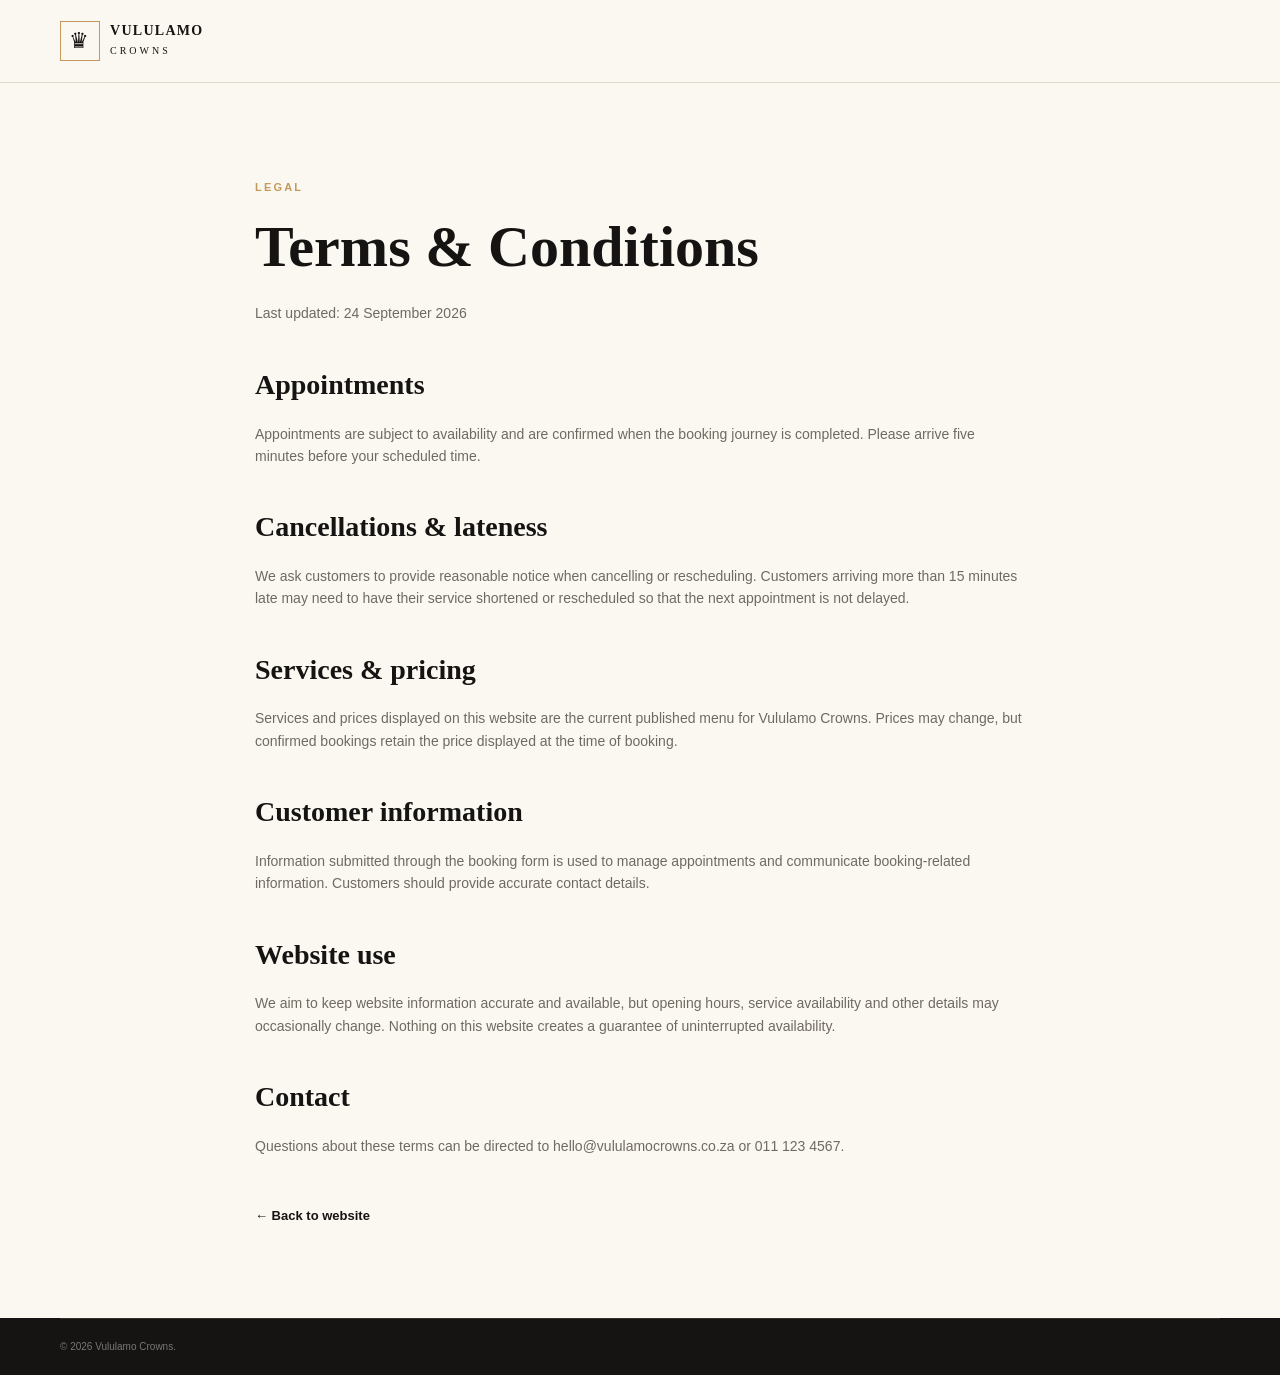
<file: terms.html>
<!DOCTYPE html><html lang="en"><head><meta charset="UTF-8"><meta name="viewport" content="width=device-width,initial-scale=1"><title>Terms & Conditions | Vululamo Crowns</title><link rel="stylesheet" href="styles.css"><style>.legal{max-width:820px;margin:90px auto;padding:0 25px}.legal h1{font-size:58px}.legal h2{font-size:28px;margin-top:45px}.legal p,.legal li{color:var(--muted);font-size:14px}.back{display:inline-block;margin-top:35px}</style></head><body><header class="header"><div class="container nav-wrap"><a class="brand" href="index.html"><span class="brand-mark">♛</span><span><b>VULULAMO</b><small>CROWNS</small></span></a></div></header><main class="legal"><span class="eyebrow">LEGAL</span><h1>Terms & Conditions</h1><p>Last updated: 24 September 2026</p><h2>Appointments</h2><p>Appointments are subject to availability and are confirmed when the booking journey is completed. Please arrive five minutes before your scheduled time.</p><h2>Cancellations & lateness</h2><p>We ask customers to provide reasonable notice when cancelling or rescheduling. Customers arriving more than 15 minutes late may need to have their service shortened or rescheduled so that the next appointment is not delayed.</p><h2>Services & pricing</h2><p>Services and prices displayed on this website are the current published menu for Vululamo Crowns. Prices may change, but confirmed bookings retain the price displayed at the time of booking.</p><h2>Customer information</h2><p>Information submitted through the booking form is used to manage appointments and communicate booking-related information. Customers should provide accurate contact details.</p><h2>Website use</h2><p>We aim to keep website information accurate and available, but opening hours, service availability and other details may occasionally change. Nothing on this website creates a guarantee of uninterrupted availability.</p><h2>Contact</h2><p>Questions about these terms can be directed to hello@vululamocrowns.co.za or 011 123 4567.</p><a class="text-link back" href="index.html">← Back to website</a></main><footer class="footer"><div class="container footer-bottom"><span>© 2026 Vululamo Crowns.</span></div></footer></body></html>
</file>
<file: styles.css>
:root{--ink:#151412;--cream:#f5f0e7;--paper:#fbf8f2;--gold:#c49a5a;--muted:#6f6a61;--line:#ded7ca;--white:#fff}*{box-sizing:border-box}html{scroll-behavior:smooth}body{margin:0;background:var(--paper);color:var(--ink);font-family:'DM Sans',sans-serif;line-height:1.6}a{text-decoration:none;color:inherit}.container{width:min(1160px,92%);margin:auto}.header{position:sticky;top:0;z-index:30;background:rgba(251,248,242,.96);border-bottom:1px solid var(--line);backdrop-filter:blur(12px)}.nav-wrap{height:82px;display:flex;align-items:center;justify-content:space-between}.brand{display:flex;align-items:center;gap:10px;font-family:'Playfair Display',serif;letter-spacing:.08em}.brand-mark{display:grid;place-items:center;width:40px;height:40px;border:1px solid var(--gold);font-size:22px}.brand b,.brand small{display:block}.brand b{font-size:14px;line-height:1}.brand small{font-family:'DM Sans';font-size:10px;letter-spacing:.3em;margin-top:5px}.nav{display:flex;align-items:center;gap:28px;font-size:13px;font-weight:600}.nav a:not(.nav-book){position:relative}.nav a:not(.nav-book):after{content:'';position:absolute;left:0;bottom:-7px;width:0;height:1px;background:var(--gold);transition:.25s}.nav a:not(.nav-book):hover:after{width:100%}.nav-book,.btn{display:inline-flex;justify-content:center;align-items:center;padding:13px 21px;font-weight:700;font-size:13px;letter-spacing:.04em;border:1px solid var(--ink)}.nav-book{background:var(--ink);color:#fff}.menu-toggle{display:none;background:none;border:0;font-size:25px}.hero{min-height:690px;position:relative;background:url('https://images.unsplash.com/photo-1512690459411-b9245aed614b?auto=format&fit=crop&w=1800&q=88') center/cover;display:flex;align-items:center;color:#fff}.hero-overlay{position:absolute;inset:0;background:linear-gradient(90deg,rgba(12,11,9,.88),rgba(12,11,9,.38),rgba(12,11,9,.25))}.hero-content{position:relative;padding:80px 0;max-width:1160px}.eyebrow{font-size:11px;font-weight:700;letter-spacing:.2em;color:var(--gold)}h1,h2,h3{font-family:'Playfair Display',serif;line-height:1.05}h1{font-size:clamp(54px,8vw,94px);margin:18px 0 25px;max-width:800px}h1 em{color:#dfb56d;font-style:normal}.hero p{max-width:520px;color:#ddd;font-size:17px}.hero-actions{display:flex;gap:25px;align-items:center;margin-top:35px}.btn-primary{background:var(--gold);border-color:var(--gold);color:#17130e}.text-link{font-weight:700;font-size:13px}.text-link span{margin-left:7px;color:var(--gold)}.hero-note{position:absolute;bottom:26px;right:4%;font-size:10px;letter-spacing:.16em;color:#ddd}.trust{background:var(--ink);color:#fff}.trust-grid{display:grid;grid-template-columns:repeat(4,1fr)}.trust-grid div{padding:27px 30px;border-right:1px solid #35312b;display:flex;gap:18px;align-items:center}.trust-grid strong{color:var(--gold);font-family:'Playfair Display';font-size:21px}.trust-grid span{font-size:12px;line-height:1.3}.section{padding:110px 0}.section.dark{background:#181714;color:#fff}.section-head{display:flex;justify-content:space-between;align-items:end;gap:50px;margin-bottom:55px}.section-head h2,.split-content h2,.contact h2{font-size:52px;margin:13px 0 0}.section-head>p{max-width:410px;color:var(--muted);margin:0}.dark .section-head>p{color:#aaa}.service-grid{display:grid;grid-template-columns:repeat(3,1fr);border-top:1px solid var(--line);border-left:1px solid var(--line)}.service-card{position:relative;padding:32px;border-right:1px solid var(--line);border-bottom:1px solid var(--line);min-height:290px}.service-card.featured{background:var(--ink);color:#fff}.service-no{font-size:11px;color:var(--gold);font-weight:700}.service-card h3{font-size:28px;margin:50px 0 12px}.service-card p{font-size:13px;color:var(--muted);max-width:300px}.featured p{color:#aaa}.service-card strong{font-size:20px;display:block;margin-top:25px}.service-book{background:none;border:0;padding:0;margin-top:17px;font:600 12px 'DM Sans';cursor:pointer;color:inherit}.service-book:after{content:' →';color:var(--gold)}.tag{position:absolute;top:28px;right:28px;font-size:9px;letter-spacing:.12em;color:var(--gold)}.split-section{display:grid;grid-template-columns:1fr 1fr;min-height:620px}.split-image{background-size:cover;background-position:center}.about-img{background-image:url('https://images.unsplash.com/photo-1621605815971-fbc98d665033?auto=format&fit=crop&w=1200&q=85')}.split-content{padding:100px max(6vw,50px);display:flex;flex-direction:column;justify-content:center}.split-content p{max-width:510px;color:var(--muted);font-size:15px}.split-content .text-link{margin-top:20px}.barber-grid{display:grid;grid-template-columns:repeat(3,1fr);gap:24px}.barber{background:#22201c}.barber img{width:100%;aspect-ratio:1/1.08;object-fit:cover;filter:grayscale(20%)}.barber div{padding:20px}.barber h3{font-size:24px;margin:0 0 6px}.barber span{font-size:11px;color:#bdb6a9}.booking-section{padding:110px 0;background:var(--cream)}.booking-layout{display:grid;grid-template-columns:1.35fr .65fr;gap:50px}.booking-form{background:#fff;border:1px solid var(--line);padding:40px}.form-row{display:grid;grid-template-columns:1fr 1fr;gap:20px}.booking-form label{display:block;font-size:11px;font-weight:700;text-transform:uppercase;letter-spacing:.08em;margin-bottom:20px}.booking-form input,.booking-form select{display:block;width:100%;margin-top:8px;padding:14px 13px;border:1px solid #cfc8bb;background:#fff;font:14px 'DM Sans';color:var(--ink)}.checkbox{display:flex!important;align-items:flex-start;gap:10px;text-transform:none!important;letter-spacing:0!important;font-weight:500!important}.checkbox input{width:auto;margin:3px 0 0}.full{width:100%;cursor:pointer}.form-note{font-size:11px;color:var(--muted);text-align:center}.booking-aside{display:flex;flex-direction:column;gap:20px}.aside-card{border:1px solid var(--line);padding:30px;background:#fff}.aside-card h3{font-size:27px}.aside-card p{font-size:13px;color:var(--muted)}.summary-line{display:flex;justify-content:space-between;padding:9px 0;border-bottom:1px solid var(--line);font-size:13px}.summary-line b{color:var(--ink)}.contact{padding:90px 0;background:#d9c6a4}.contact-grid{display:grid;grid-template-columns:1.3fr 1fr .7fr;gap:50px}.contact h2{font-size:48px}.contact p{font-size:14px}.contact a:hover{text-decoration:underline}.footer{background:var(--ink);color:#fff}.footer-top{padding:45px 0;display:flex;justify-content:space-between;align-items:center}.footer-links{display:flex;gap:25px;font-size:12px;color:#bbb}.footer-bottom{border-top:1px solid #35322e;padding:20px 0;display:flex;justify-content:space-between;color:#777;font-size:10px}.modal{position:fixed;inset:0;z-index:100;background:rgba(0,0,0,.72);display:none;align-items:center;justify-content:center;padding:20px}.modal.show{display:flex}.modal-card{position:relative;background:var(--paper);padding:55px;max-width:530px;width:100%;box-shadow:0 30px 80px rgba(0,0,0,.35)}.modal-card h2{font-size:44px;margin:14px 0}.modal-card p{color:var(--muted)}.modal-close{position:absolute;top:15px;right:18px;background:none;border:0;font-size:28px;cursor:pointer}.success-icon{width:48px;height:48px;border:1px solid var(--gold);display:grid;place-items:center;color:var(--gold);font-size:22px;margin-bottom:20px}.calendar-actions{display:flex;gap:10px;flex-wrap:wrap;margin:25px 0}.btn-outline{background:transparent;cursor:pointer}.confirmation-card .text-link{border:0;background:none;cursor:pointer}.confirmation-card h2{margin-bottom:10px}.confirmation-card #confirmationDetails{font-size:13px;color:var(--muted)}
@media(max-width:800px){.nav{display:none;position:absolute;top:82px;left:0;right:0;background:var(--paper);padding:25px 5%;border-bottom:1px solid var(--line);flex-direction:column;align-items:flex-start}.nav.open{display:flex}.menu-toggle{display:block}.hero{min-height:650px}.trust-grid{grid-template-columns:1fr 1fr}.trust-grid div{padding:20px}.section{padding:75px 0}.section-head{display:block}.section-head>p{margin-top:20px}.service-grid,.barber-grid{grid-template-columns:1fr}.split-section{grid-template-columns:1fr}.split-image{min-height:430px}.split-content{padding:70px 6%}.booking-layout{grid-template-columns:1fr}.contact-grid{grid-template-columns:1fr 1fr}.footer-top,.footer-bottom{display:block}.footer-links{margin-top:25px;flex-wrap:wrap}.footer-bottom span{display:block;margin-top:7px}.form-row{grid-template-columns:1fr}.section-head h2,.split-content h2,.contact h2{font-size:42px}.hero-actions{flex-direction:column;align-items:flex-start}.modal-card{padding:40px 28px}}
@media(max-width:480px){.contact-grid{grid-template-columns:1fr}.trust-grid{grid-template-columns:1fr 1fr}.hero-content{padding-top:50px}.hero-note{display:none}.calendar-actions .btn{width:100%}}
</file>
